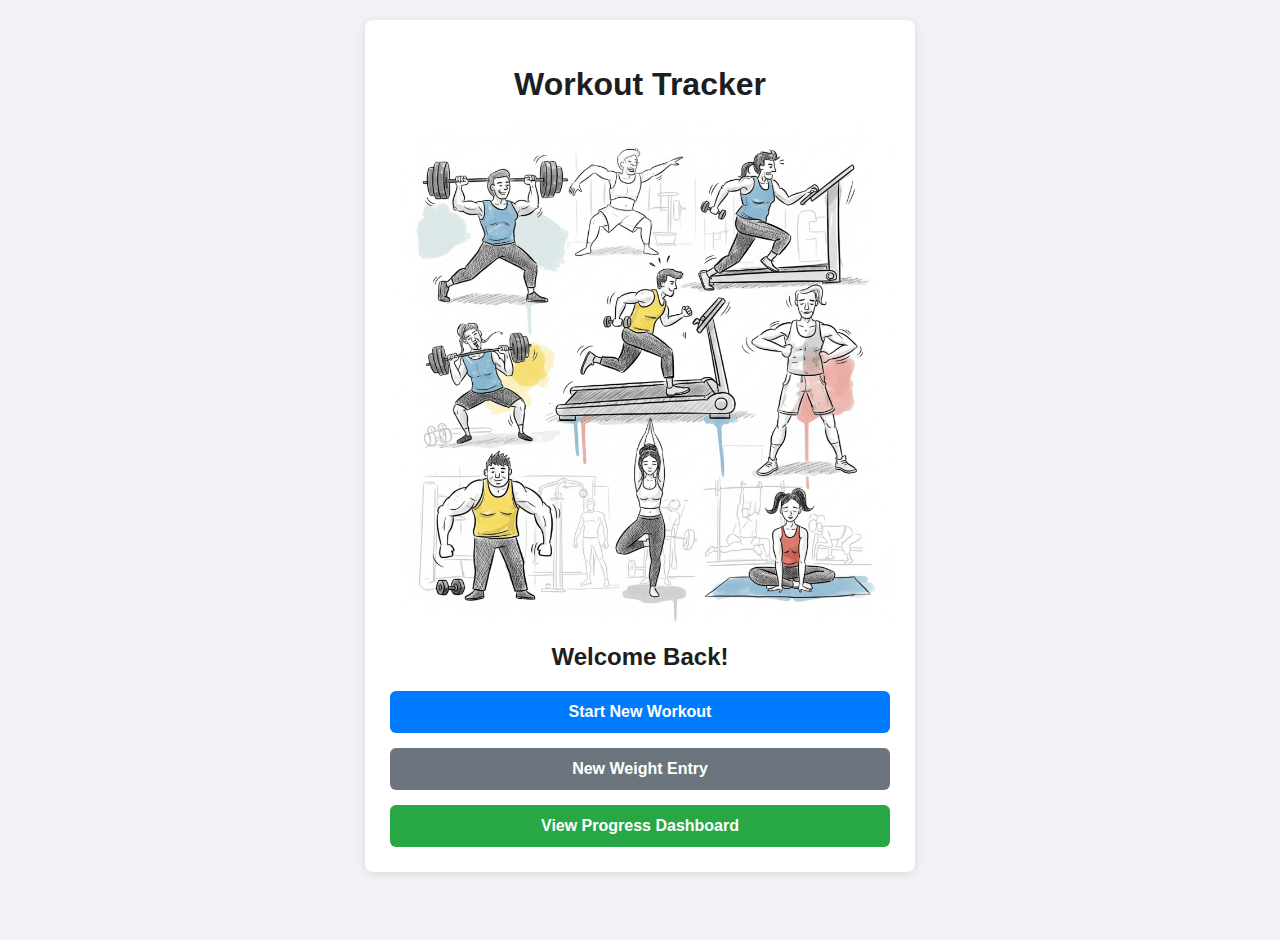
<file: index.html>
<!DOCTYPE html>
<html lang="en">
<head>
    <meta charset="UTF-8">
    <meta name="viewport" content="width=device-width, initial-scale=1.0">
    <title>Workout Tracker</title>
    <link rel="manifest" href="manifest.json">
    <style>
        /* Basic CSS for layout and styling */
        body {
            font-family: -apple-system, BlinkMacSystemFont, "Segoe UI", Roboto, Helvetica, Arial, sans-serif;
            background-color: #f0f2f5;
            color: #333;
            margin: 0;
            padding: 20px;
            display: flex;
            justify-content: center;
            align-items: flex-start;
            min-height: 100vh;
        }
        .container {
            width: 100%;
            max-width: 500px;
            background: #fff;
            padding: 25px;
            border-radius: 8px;
            box-shadow: 0 2px 10px rgba(0,0,0,0.1);
        }
        h1, h2 {
            text-align: center;
            color: #1c1e21;
        }
        .screen {
            display: none;
        }
        .screen.active {
            display: block;
        }
        button {
            display: block;
            width: 100%;
            padding: 12px;
            font-size: 16px;
            font-weight: bold;
            color: #fff;
            background-color: #007bff;
            border: none;
            border-radius: 6px;
            cursor: pointer;
            margin-top: 15px;
        }
        button:hover {
            background-color: #0056b3;
        }
        .button-secondary {
            background-color: #28a745;
        }
        .button-secondary:hover {
            background-color: #218838;
        }
        .button-tertiary {
            background-color: #6c757d;
        }
        .button-tertiary:hover {
            background-color: #5a6268;
        }
        .button-danger {
            background-color: #dc3545;
        }
        .button-danger:hover {
            background-color: #c82333;
        }
        .repeat-buttons {
            display: flex;
            gap: 10px;
            margin-top: 15px;
        }
        .repeat-buttons button {
            flex-grow: 1;
        }
        .form-group {
            margin-bottom: 15px;
        }
        label {
            display: block;
            margin-bottom: 5px;
            font-weight: 600;
        }
        input, select {
            width: 100%;
            padding: 10px;
            border: 1px solid #ccc;
            border-radius: 4px;
            box-sizing: border-box;
        }
        #workout-summary {
            margin-top: 20px;
        }
        #sets-list {
            list-style-type: none;
            padding: 0;
        }
        #sets-list li {
            background: #f8f9fa;
            padding: 10px;
            border-radius: 4px;
            margin-bottom: 8px;
            border-left: 4px solid #007bff;
        }
        .workout-banner {
            width: 100%;
            max-width: 500px;
            display: block;
            margin: 0 auto 20px;
        }
        /* --- Loader Styles --- */
        .loader-overlay {
            position: fixed;
            top: 0;
            left: 0;
            width: 100%;
            height: 100%;
            background-color: rgba(255, 255, 255, 0.7);
            display: flex;
            justify-content: center;
            align-items: center;
            z-index: 1000;
        }
        .loader {
            border: 8px solid #f3f3f3;
            border-top: 8px solid #3498db;
            border-radius: 50%;
            width: 60px;
            height: 60px;
            animation: spin 1.5s linear infinite;
        }
        @keyframes spin {
            0% { transform: rotate(0deg); }
            100% { transform: rotate(360deg); }
        }

        /* --- NEW: Modal Styles --- */
        .modal-overlay {
            position: fixed;
            top: 0;
            left: 0;
            width: 100%;
            height: 100%;
            background: rgba(0, 0, 0, 0.5);
            display: none; /* Hidden by default */
            justify-content: center;
            align-items: center;
            z-index: 2000;
        }
        .modal-content {
            background: white;
            padding: 25px;
            border-radius: 8px;
            width: 90%;
            max-width: 400px;
            box-shadow: 0 4px 15px rgba(0,0,0,0.2);
        }
    </style>
</head>
<body>
    <div id="loader-overlay" class="loader-overlay" style="display: none;">
        <div class="loader"></div>
    </div>
    <div class="container">
        <h1>Workout Tracker</h1>

        <div id="start-screen" class="screen active">
            <img src="images/banner 1min.png" alt="Workout Illustration" class="workout-banner">
            <h2>Welcome Back!</h2>
            <button id="start-workout-btn">Start New Workout</button>
            <button id="add-weight-btn" class="button-tertiary">New Weight Entry</button>
            <button onclick="window.location.href='dashboard.html'" class="button-secondary">View Progress Dashboard</button>
        </div>

        <div id="type-screen" class="screen">
            <h2>Select Workout Type</h2>
            <div class="form-group">
                <button id="gym-btn" data-type="Gym">💪 Gym</button>
                <button id="calisthenics-btn" data-type="Calisthenics" class="button-secondary">🤸 Calisthenics</button>
            </div>
        </div>

        <div id="log-screen" class="screen">
            <h2 id="workout-title"></h2>
            <form id="log-form">
                <div class="form-group">
                    <label for="exercise">Exercise</label>
                    <select id="exercise" name="exercise" required></select>
                </div>
                <div class="form-group">
                    <label for="weight">Weight (kg/lbs)</label>
                    <input type="number" step="any" id="weight" name="weight" required>
                </div>
                <div class="form-group">
                    <label for="reps">Reps</label>
                    <input type="number" id="reps" name="reps" required>
                </div>
                <button type="submit">Add Set</button>
            </form>
            <div class="repeat-buttons">
                <button type="button" id="repeat-1-btn" class="button-tertiary">Repeat Last</button>
                <button type="button" id="repeat-2-btn" class="button-tertiary">Repeat Last 2</button>
                <button type="button" id="repeat-3-btn" class="button-tertiary">Repeat Last 3</button>
            </div>
            <div id="workout-summary">
                <h3>Current Workout Sets</h3>
                <ul id="sets-list"></ul>
            </div>
            <button id="stop-workout-btn" class="button-danger">Stop Workout & Send Summary</button>
        </div>
    </div>

    <div id="weight-modal" class="modal-overlay">
        <div class="modal-content">
            <h2>New Weight Entry</h2>
            <div class="form-group">
                <label for="bodyweight-input">Today's Weight</label>
                <input type="number" step="any" id="bodyweight-input" placeholder="Enter your weight">
            </div>
            <button id="save-weight-btn">Save Weight</button>
            <button id="close-modal-btn" class="button-danger">Cancel</button>
        </div>
    </div>

    <script src="script.js"></script>
    <script>
    if ('serviceWorker' in navigator) {
        window.addEventListener('load', () => {
            navigator.serviceWorker.register('sw.js')
                .then(registration => {
                    console.log('ServiceWorker registration successful with scope: ', registration.scope);
                })
                .catch(err => {
                    console.log('ServiceWorker registration failed: ', err);
                });
        });
    }
</script>
</body>

</html>
</file>
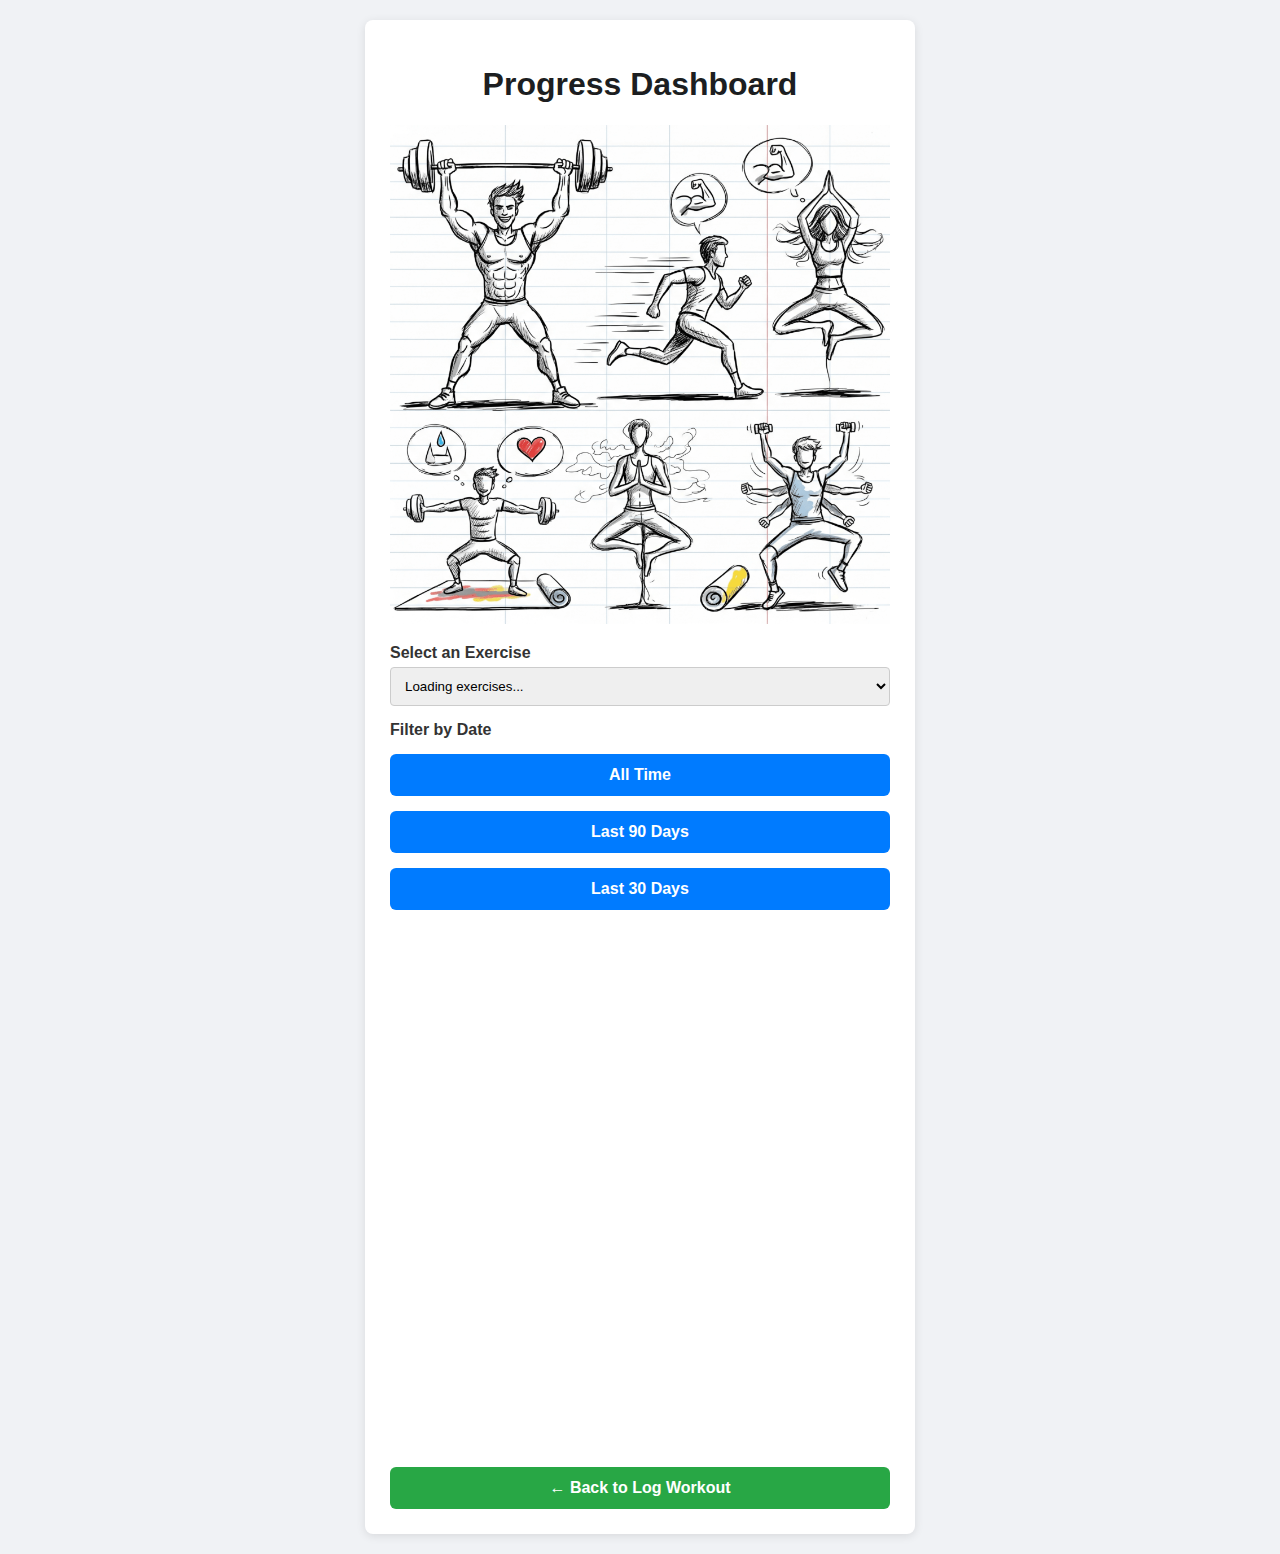
<file: dashboard.html>
<!DOCTYPE html>
<html lang="en">
<head>
    <meta charset="UTF-8">
    <meta name="viewport" content="width=device-width, initial-scale=1.0">
    <title>Workout Dashboard</title>
    <link rel="stylesheet" href="style.css">
</head>
<body>
     <div id="loader-overlay" class="loader-overlay" style="display: none;">
        <div class="loader"></div>
    </div>
    <div class="container">
        <h1>Progress Dashboard</h1>
<img src="images/banner 2min.png" alt="Workout Illustration" class="workout-banner">

        <div class="form-group">
            <label for="exercise-select">Select an Exercise</label>
            <select id="exercise-select">
                <option>Loading exercises...</option>
            </select>
        </div>
        
        <div class="form-group" id="filter-container">
            <label>Filter by Date</label>
            <div>
                <button class="filter-btn active" data-days="0">All Time</button>
                <button class="filter-btn" data-days="90">Last 90 Days</button>
                <button class="filter-btn" data-days="30">Last 30 Days</button>
            </div>
        </div>

        <div>
            <canvas id="weight-chart"></canvas>
        </div>

        <div style="margin-top: 30px;">
            <canvas id="sets-chart"></canvas>
        </div>
        
        <div style="margin-top: 30px;">
            <canvas id="volume-chart"></canvas>
        </div>

       <button onclick="window.location.href='index.html'" class="button-secondary" style="margin-top: 20px;">← Back to Log Workout</button>
    </div>

    <script src="https://cdn.jsdelivr.net/npm/chart.js"></script>
    <script src="dashboard.js"></script>

</body></html>
</file>
<file: style.css>
<style>

.workoutbanner {
    width: 100%;
    max-width: 150px !important; /* <-- Add !important here */
    display: block;
    margin: 0 auto 20px;
} 
        /* Basic CSS for layout and styling */
        body {
            font-family: -apple-system, BlinkMacSystemFont, "Segoe UI", Roboto, Helvetica, Arial, sans-serif;
            background-color: #f0f2f5;
            color: #333;
            margin: 0;
            padding: 20px;
            display: flex;
            justify-content: center;
            align-items: flex-start;
            min-height: 100vh;
        }
        .container {
            width: 100%;
            max-width: 500px;
            background: #fff;
            padding: 25px;
            border-radius: 8px;
            box-shadow: 0 2px 10px rgba(0,0,0,0.1);
        }
        h1, h2 {
            text-align: center;
            color: #1c1e21;
        }
        .screen {
            display: none; /* Hide all screens by default */
        }
        .screen.active {
            display: block; /* Show only the active screen */
        }
        button {
            display: block;
            width: 100%;
            padding: 12px;
            font-size: 16px;
            font-weight: bold;
            color: #fff;
            background-color: #007bff;
            border: none;
            border-radius: 6px;
            cursor: pointer;
            margin-top: 15px;
        }
        button:hover {
            background-color: #218838;
        }
        .button-secondary {
            background-color: #28a745;
        }
        .button-secondary:hover {
            background-color: #5a6268;
        }
        .button-danger {
            background-color: #dc3545;
        }
        .button-danger:hover {
            background-color: #c82333;
        }
        .form-group {
            margin-bottom: 15px;
        }
        label {
            display: block;
            margin-bottom: 5px;
            font-weight: 600;
        }
        input, select {
            width: 100%;
            padding: 10px;
            border: 1px solid #ccc;
            border-radius: 4px;
            box-sizing: border-box; /* Important for padding */
        }
        #workout-summary {
            margin-top: 20px;
        }
        #sets-list {
            list-style-type: none;
            padding: 0;
        }
        #sets-list li {
            background: #f8f9fa;
            padding: 10px;
            border-radius: 4px;
            margin-bottom: 8px;
            border-left: 4px solid #007bff;
        }
.workout-banner {
    width: 100%;
    max-width: 500px;
    display: block;
    margin: 0 auto 20px;
}
/* --- Loader Styles --- */
.loader-overlay {
    position: fixed;
    top: 0;
    left: 0;
    width: 100%;
    height: 100%;
    background-color: rgba(255, 255, 255, 0.7);
    display: flex;
    justify-content: center;
    align-items: center;
    z-index: 1000;
}

.loader {
    border: 8px solid #f3f3f3; /* Light grey */
    border-top: 8px solid #3498db; /* Blue */
    border-radius: 50%;
    width: 60px;
    height: 60px;
    animation: spin 1.5s linear infinite;
}

@keyframes spin {
    0% { transform: rotate(0deg); }
    100% { transform: rotate(360deg); }
}

    </style>
</file>
